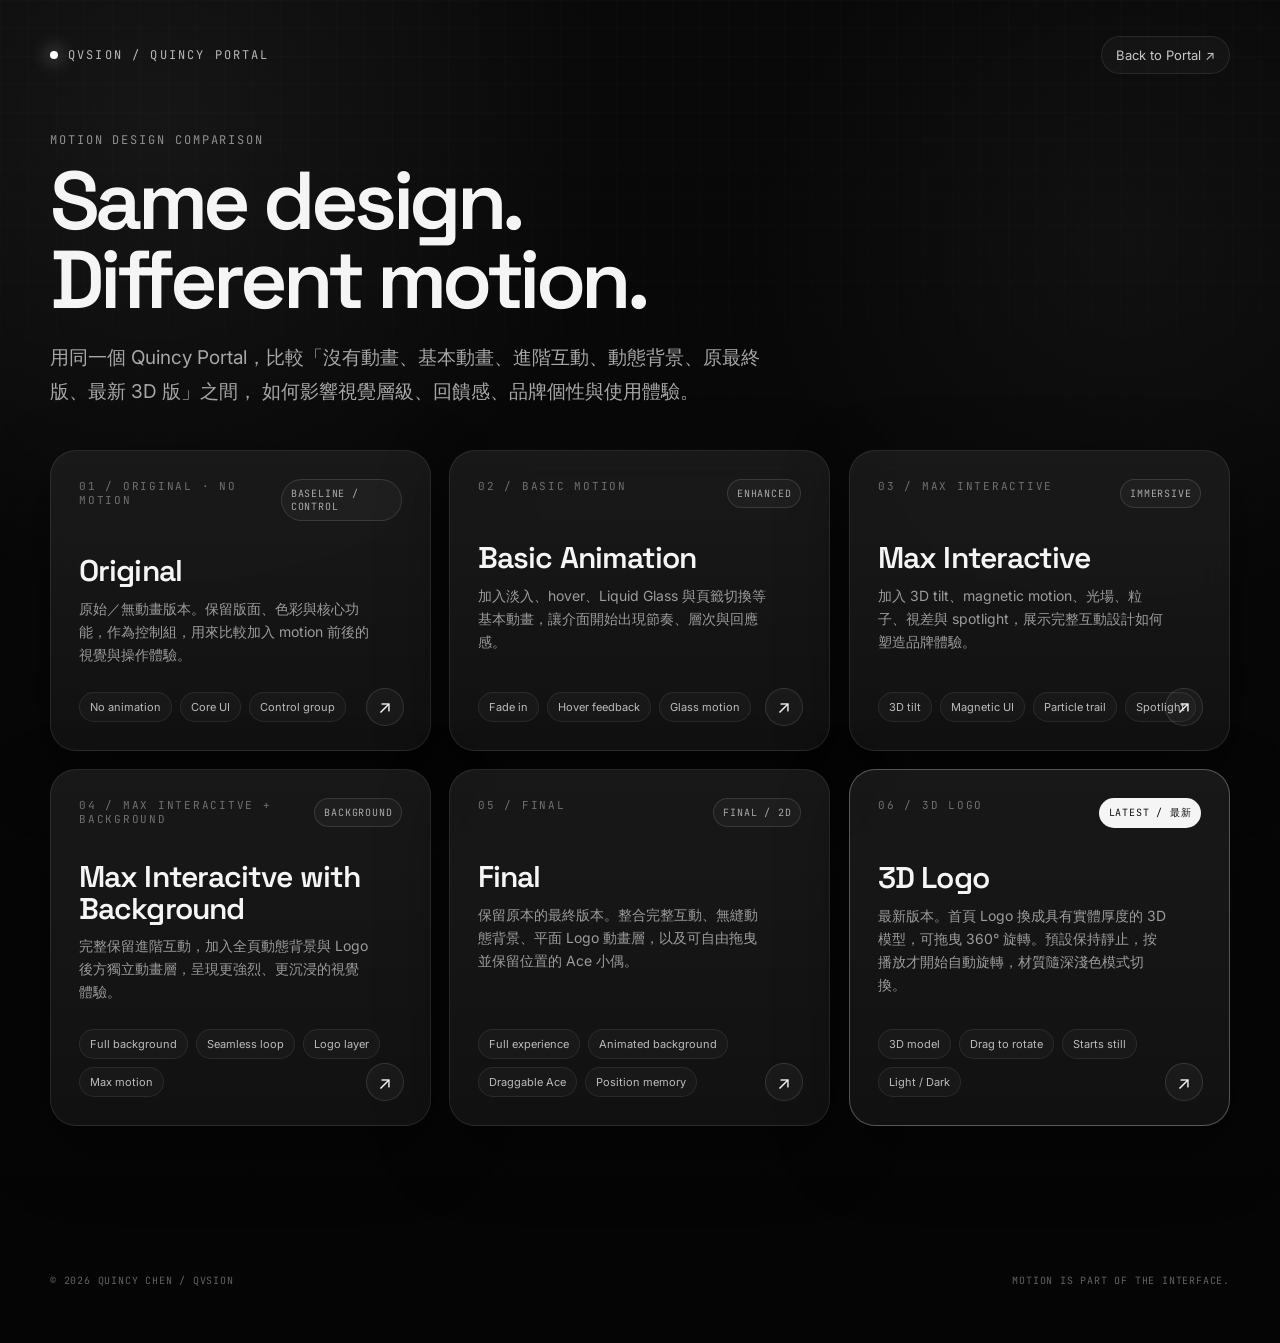
<file: compare.html>
<!DOCTYPE html>
<html lang="zh-TW" class="dark">
<head>
  <meta charset="UTF-8" />
  <meta name="viewport" content="width=device-width, initial-scale=1.0" />
  <meta name="description" content="Quincy Portal 六個歷史版本比較，從無動畫到最新可互動的 3D Logo。" />
  <title>Quincy Portal — Motion Compare</title>

  <link rel="icon" href="favicon.ico" sizes="any" />
  <link rel="icon" type="image/png" sizes="32x32" href="favicon-32.png" />
  <link rel="apple-touch-icon" sizes="180x180" href="apple-touch-icon.png" />

  <link rel="preconnect" href="https://fonts.googleapis.com">
  <link rel="preconnect" href="https://fonts.gstatic.com" crossorigin>
  <link href="https://fonts.googleapis.com/css2?family=Inter:wght@400;500;600;700&family=Space+Grotesk:wght@500;600;700&family=JetBrains+Mono:wght@400;500;700&display=swap" rel="stylesheet">

  <style>
    :root {
      color-scheme: dark;
      --bg:#070707;
      --panel:rgba(18,18,18,.72);
      --panel-2:rgba(26,26,26,.82);
      --text:#f5f5f5;
      --muted:#9b9b9b;
      --line:rgba(255,255,255,.09);
      --line-strong:rgba(255,255,255,.16);
      --accent:#ffffff;
      --shadow:0 24px 70px rgba(0,0,0,.42);
    }

    * { box-sizing:border-box; }

    html { scroll-behavior:smooth; }

    body {
      margin:0;
      min-height:100vh;
      font-family:Inter,system-ui,-apple-system,sans-serif;
      color:var(--text);
      background:
        radial-gradient(circle at 12% 10%, rgba(255,255,255,.055), transparent 28%),
        radial-gradient(circle at 88% 18%, rgba(255,255,255,.035), transparent 24%),
        linear-gradient(180deg,#090909 0%,#050505 100%);
      overflow-x:hidden;
    }

    body::before {
      content:"";
      position:fixed;
      inset:0;
      pointer-events:none;
      background-image:
        linear-gradient(rgba(255,255,255,.025) 1px, transparent 1px),
        linear-gradient(90deg, rgba(255,255,255,.025) 1px, transparent 1px);
      background-size:28px 28px;
      mask-image:linear-gradient(to bottom,rgba(0,0,0,.72),transparent 88%);
    }

    .wrap {
      width:min(1180px,calc(100% - 32px));
      margin:0 auto;
      padding:36px 0 56px;
      position:relative;
      z-index:1;
    }

    .topbar {
      display:flex;
      align-items:center;
      justify-content:space-between;
      gap:18px;
      margin-bottom:58px;
    }

    .brand {
      display:flex;
      align-items:center;
      gap:10px;
      font-family:"JetBrains Mono",monospace;
      font-size:12px;
      letter-spacing:.18em;
      text-transform:uppercase;
      color:#b8b8b8;
    }

    .brand-dot {
      width:8px;
      height:8px;
      border-radius:50%;
      background:#fff;
      box-shadow:0 0 18px rgba(255,255,255,.85);
      animation:pulse 2.6s ease-in-out infinite;
    }

    @keyframes pulse {
      0%,100% { transform:scale(.8); opacity:.55; }
      50% { transform:scale(1.15); opacity:1; }
    }

    .back-link {
      color:#c8c8c8;
      text-decoration:none;
      font-size:13px;
      padding:10px 14px;
      border:1px solid var(--line);
      border-radius:999px;
      background:rgba(255,255,255,.03);
      transition:.25s ease;
    }

    .back-link:hover {
      color:#fff;
      border-color:var(--line-strong);
      background:rgba(255,255,255,.07);
      transform:translateY(-1px);
    }

    .hero {
      max-width:840px;
      margin-bottom:42px;
    }

    .eyebrow {
      font-family:"JetBrains Mono",monospace;
      font-size:12px;
      letter-spacing:.16em;
      text-transform:uppercase;
      color:#8f8f8f;
      margin-bottom:14px;
    }

    h1 {
      font-family:"Space Grotesk",Inter,sans-serif;
      font-size:clamp(42px,7vw,82px);
      line-height:.96;
      letter-spacing:-.055em;
      margin:0 0 22px;
      font-weight:600;
    }

    .hero p {
      margin:0;
      max-width:720px;
      font-size:clamp(16px,2vw,19px);
      line-height:1.75;
      color:#a8a8a8;
    }

    .compare-grid {
      display:grid;
      grid-template-columns:repeat(3,minmax(0,1fr));
      gap:18px;
      margin-top:42px;
    }

    .card {
      position:relative;
      min-height:270px;
      border:1px solid var(--line);
      border-radius:26px;
      background:
        linear-gradient(180deg,rgba(255,255,255,.045),rgba(255,255,255,.012)),
        var(--panel);
      backdrop-filter:blur(18px);
      overflow:hidden;
      box-shadow:var(--shadow);
      transform-style:preserve-3d;
      transition:
        transform .18s ease,
        border-color .25s ease,
        background .25s ease;
    }

    .card::before {
      content:"";
      position:absolute;
      inset:-1px;
      background:radial-gradient(
        420px circle at var(--mx,50%) var(--my,50%),
        rgba(255,255,255,.16),
        transparent 42%
      );
      opacity:0;
      transition:opacity .25s ease;
      pointer-events:none;
    }

    .card:hover::before { opacity:1; }

    .card-latest { border-color:rgba(255,255,255,.28); }
    .card-latest .badge { background:#f5f5f5; color:#101010; }
    .card a:focus-visible { outline:2px solid #fff; outline-offset:-5px; border-radius:26px; }

    .card:hover {
      border-color:rgba(255,255,255,.2);
      background:
        linear-gradient(180deg,rgba(255,255,255,.065),rgba(255,255,255,.018)),
        var(--panel-2);
    }

    .card a {
      color:inherit;
      text-decoration:none;
      display:flex;
      flex-direction:column;
      height:100%;
      min-height:270px;
      padding:28px;
      position:relative;
      z-index:2;
    }

    .card-top {
      display:flex;
      justify-content:space-between;
      align-items:flex-start;
      gap:20px;
    }

    .number {
      font-family:"JetBrains Mono",monospace;
      font-size:11px;
      letter-spacing:.16em;
      color:#707070;
    }

    .badge {
      font-family:"JetBrains Mono",monospace;
      font-size:10px;
      letter-spacing:.08em;
      text-transform:uppercase;
      border:1px solid rgba(255,255,255,.12);
      border-radius:999px;
      padding:7px 9px;
      color:#aaa;
      background:rgba(255,255,255,.03);
    }

    .card h2 {
      margin:34px 0 10px;
      font-family:"Space Grotesk",Inter,sans-serif;
      font-size:30px;
      line-height:1.05;
      letter-spacing:-.03em;
      font-weight:600;
    }

    .card p {
      margin:0;
      color:#9c9c9c;
      line-height:1.65;
      font-size:14px;
      max-width:90%;
    }

    .features {
      margin-top:auto;
      padding-top:26px;
      display:flex;
      flex-wrap:wrap;
      gap:8px;
    }

    .feature {
      font-size:11px;
      color:#bcbcbc;
      padding:7px 10px;
      border-radius:999px;
      border:1px solid rgba(255,255,255,.08);
      background:rgba(255,255,255,.026);
    }

    .arrow {
      position:absolute;
      right:26px;
      bottom:24px;
      width:38px;
      height:38px;
      border-radius:50%;
      display:grid;
      place-items:center;
      border:1px solid rgba(255,255,255,.12);
      background:rgba(255,255,255,.035);
      font-size:18px;
      transition:.25s ease;
    }

    .card:hover .arrow {
      transform:translate(3px,-3px) rotate(4deg);
      background:#fff;
      color:#050505;
    }

    .legend {
      margin-top:28px;
      display:grid;
      grid-template-columns:repeat(4,minmax(0,1fr));
      gap:10px;
    }

    .legend div {
      padding:14px 16px;
      border-top:1px solid var(--line);
      color:#747474;
      font-size:11px;
      line-height:1.5;
    }

    .legend strong {
      display:block;
      color:#c9c9c9;
      font-size:12px;
      margin-bottom:2px;
      font-weight:500;
    }

    footer {
      margin-top:54px;
      display:flex;
      justify-content:space-between;
      gap:20px;
      color:#626262;
      font-family:"JetBrains Mono",monospace;
      font-size:10px;
      letter-spacing:.08em;
      text-transform:uppercase;
    }

    .intro {
      animation:intro .7s cubic-bezier(.2,.7,.2,1) both;
    }

    .card {
      animation:cardIn .8s cubic-bezier(.2,.7,.2,1) both;
    }

    .card:nth-child(1){animation-delay:.08s;}
    .card:nth-child(2){animation-delay:.14s;}
    .card:nth-child(3){animation-delay:.2s;}
    .card:nth-child(4){animation-delay:.26s;}
    .card:nth-child(5){animation-delay:.32s;}
    .card:nth-child(6){animation-delay:.38s;}

    @keyframes intro {
      from { opacity:0; transform:translateY(20px); filter:blur(10px); }
      to { opacity:1; transform:none; filter:blur(0); }
    }

    @keyframes cardIn {
      from { opacity:0; transform:translateY(24px) scale(.985); }
      to { opacity:1; transform:none; }
    }

    @media (max-width:980px) {
      .compare-grid { grid-template-columns:1fr 1fr; }
    }

    @media (max-width:800px) {
      .wrap { width:min(100% - 22px,1180px); padding-top:22px; }
      .topbar { margin-bottom:40px; }
      .compare-grid { grid-template-columns:1fr; }
      .legend { grid-template-columns:1fr 1fr; }
      .card, .card a { min-height:245px; }
    }

    @media (max-width:520px) {
      .topbar { align-items:flex-start; }
      .back-link { padding:8px 11px; font-size:12px; }
      .legend { grid-template-columns:1fr; }
      .card a { padding:23px; }
      .card h2 { font-size:27px; }
      .hero p { font-size:15px; }
      footer { flex-direction:column; }
    }

    @media (prefers-reduced-motion:reduce) {
      *,*::before,*::after {
        animation-duration:.001ms !important;
        animation-iteration-count:1 !important;
        transition-duration:.001ms !important;
        scroll-behavior:auto !important;
      }
    }
  </style>
</head>
<body>
  <div class="wrap">
    <div class="topbar intro">
      <div class="brand">
        <span class="brand-dot"></span>
        <span>qVsion / Quincy Portal</span>
      </div>
      <a class="back-link" href="index.html">Back to Portal ↗</a>
    </div>

    <section class="hero intro">
      <div class="eyebrow">Motion Design Comparison</div>
      <h1>Same design.<br>Different motion.</h1>
      <p>
        用同一個 Quincy Portal，比較「沒有動畫、基本動畫、進階互動、動態背景、原最終版、最新 3D 版」之間，
        如何影響視覺層級、回饋感、品牌個性與使用體驗。
      </p>
    </section>

    <section class="compare-grid" aria-label="Quincy Portal animation versions">
      <article class="card">
        <a href="https://quincychen0313.github.io/quincy-portal/index-no-animation.html">
          <div class="card-top">
            <span class="number">01 / ORIGINAL · NO MOTION</span>
            <span class="badge">Baseline / Control</span>
          </div>
          <h2>Original</h2>
          <p>原始／無動畫版本。保留版面、色彩與核心功能，作為控制組，用來比較加入 motion 前後的視覺與操作體驗。</p>
          <div class="features">
            <span class="feature">No animation</span>
            <span class="feature">Core UI</span>
            <span class="feature">Control group</span>
          </div>
          <span class="arrow">↗</span>
        </a>
      </article>


      <article class="card">
        <a href="index-animation.html">
          <div class="card-top">
            <span class="number">02 / BASIC MOTION</span>
            <span class="badge">Enhanced</span>
          </div>
          <h2>Basic Animation</h2>
          <p>加入淡入、hover、Liquid Glass 與頁籤切換等基本動畫，讓介面開始出現節奏、層次與回應感。</p>
          <div class="features">
            <span class="feature">Fade in</span>
            <span class="feature">Hover feedback</span>
            <span class="feature">Glass motion</span>
          </div>
          <span class="arrow">↗</span>
        </a>
      </article>

      <article class="card">
        <a href="index-max-animation.html">
          <div class="card-top">
            <span class="number">03 / MAX INTERACTIVE</span>
            <span class="badge">Immersive</span>
          </div>
          <h2>Max Interactive</h2>
          <p>加入 3D tilt、magnetic motion、光場、粒子、視差與 spotlight，展示完整互動設計如何塑造品牌體驗。</p>
          <div class="features">
            <span class="feature">3D tilt</span>
            <span class="feature">Magnetic UI</span>
            <span class="feature">Particle trail</span>
            <span class="feature">Spotlight</span>
          </div>
          <span class="arrow">↗</span>
        </a>
      </article>

      <article class="card">
        <a href="index-max-animation-background.html">
          <div class="card-top">
            <span class="number">04 / MAX INTERACITVE + BACKGROUND</span>
            <span class="badge">Background</span>
          </div>
          <h2>Max Interacitve with Background</h2>
          <p>完整保留進階互動，加入全頁動態背景與 Logo 後方獨立動畫層，呈現更強烈、更沉浸的視覺體驗。</p>
          <div class="features">
            <span class="feature">Full background</span>
            <span class="feature">Seamless loop</span>
            <span class="feature">Logo layer</span>
            <span class="feature">Max motion</span>
          </div>
          <span class="arrow">↗</span>
        </a>
      </article>

      <article class="card">
        <a href="index-final.html">
          <div class="card-top">
            <span class="number">05 / FINAL</span>
            <span class="badge">Final / 2D</span>
          </div>
          <h2>Final</h2>
          <p>保留原本的最終版本。整合完整互動、無縫動態背景、平面 Logo 動畫層，以及可自由拖曳並保留位置的 Ace 小偶。</p>
          <div class="features">
            <span class="feature">Full experience</span>
            <span class="feature">Animated background</span>
            <span class="feature">Draggable Ace</span>
            <span class="feature">Position memory</span>
          </div>
          <span class="arrow">↗</span>
        </a>
      </article>

      <article class="card card-latest">
        <a href="index.html" aria-label="開啟最新 3D Logo 版本">
          <div class="card-top">
            <span class="number">06 / 3D LOGO</span>
            <span class="badge">Latest / 最新</span>
          </div>
          <h2>3D Logo</h2>
          <p>最新版本。首頁 Logo 換成具有實體厚度的 3D 模型，可拖曳 360° 旋轉。預設保持靜止，按播放才開始自動旋轉，材質隨深淺色模式切換。</p>
          <div class="features">
            <span class="feature">3D model</span>
            <span class="feature">Drag to rotate</span>
            <span class="feature">Starts still</span>
            <span class="feature">Light / Dark</span>
          </div>
          <span class="arrow" aria-hidden="true">↗</span>
        </a>
      </article>
    </section>

    <section class="legend intro" aria-label="Teaching comparison dimensions">
      <div><strong>Visual hierarchy</strong>動畫如何引導視線。</div>
      <div><strong>Feedback</strong>操作後是否有即時回應。</div>
      <div><strong>Brand personality</strong>動態如何建立個性。</div>
      <div><strong>Performance</strong>效果與效能如何取捨。</div>
    </section>

    <footer class="intro">
      <span>© 2026 Quincy Chen / qVsion</span>
      <span>Motion is part of the interface.</span>
    </footer>
  </div>

  <script>
    const cards = document.querySelectorAll('.card');

    const canHover = window.matchMedia('(hover:hover) and (pointer:fine)').matches;
    if (canHover) {
      cards.forEach(card => {
        card.addEventListener('mousemove', e => {
          const r = card.getBoundingClientRect();
          const x = e.clientX - r.left;
          const y = e.clientY - r.top;
          const rx = ((y / r.height) - 0.5) * -5;
          const ry = ((x / r.width) - 0.5) * 6;

          card.style.setProperty('--mx', `${x}px`);
          card.style.setProperty('--my', `${y}px`);
          card.style.transform = `perspective(900px) rotateX(${rx}deg) rotateY(${ry}deg) translateY(-3px)`;
        });

        card.addEventListener('mouseleave', () => {
          card.style.transform = '';
        });
      });
    }
  </script>
</body>
</html>
</file>
